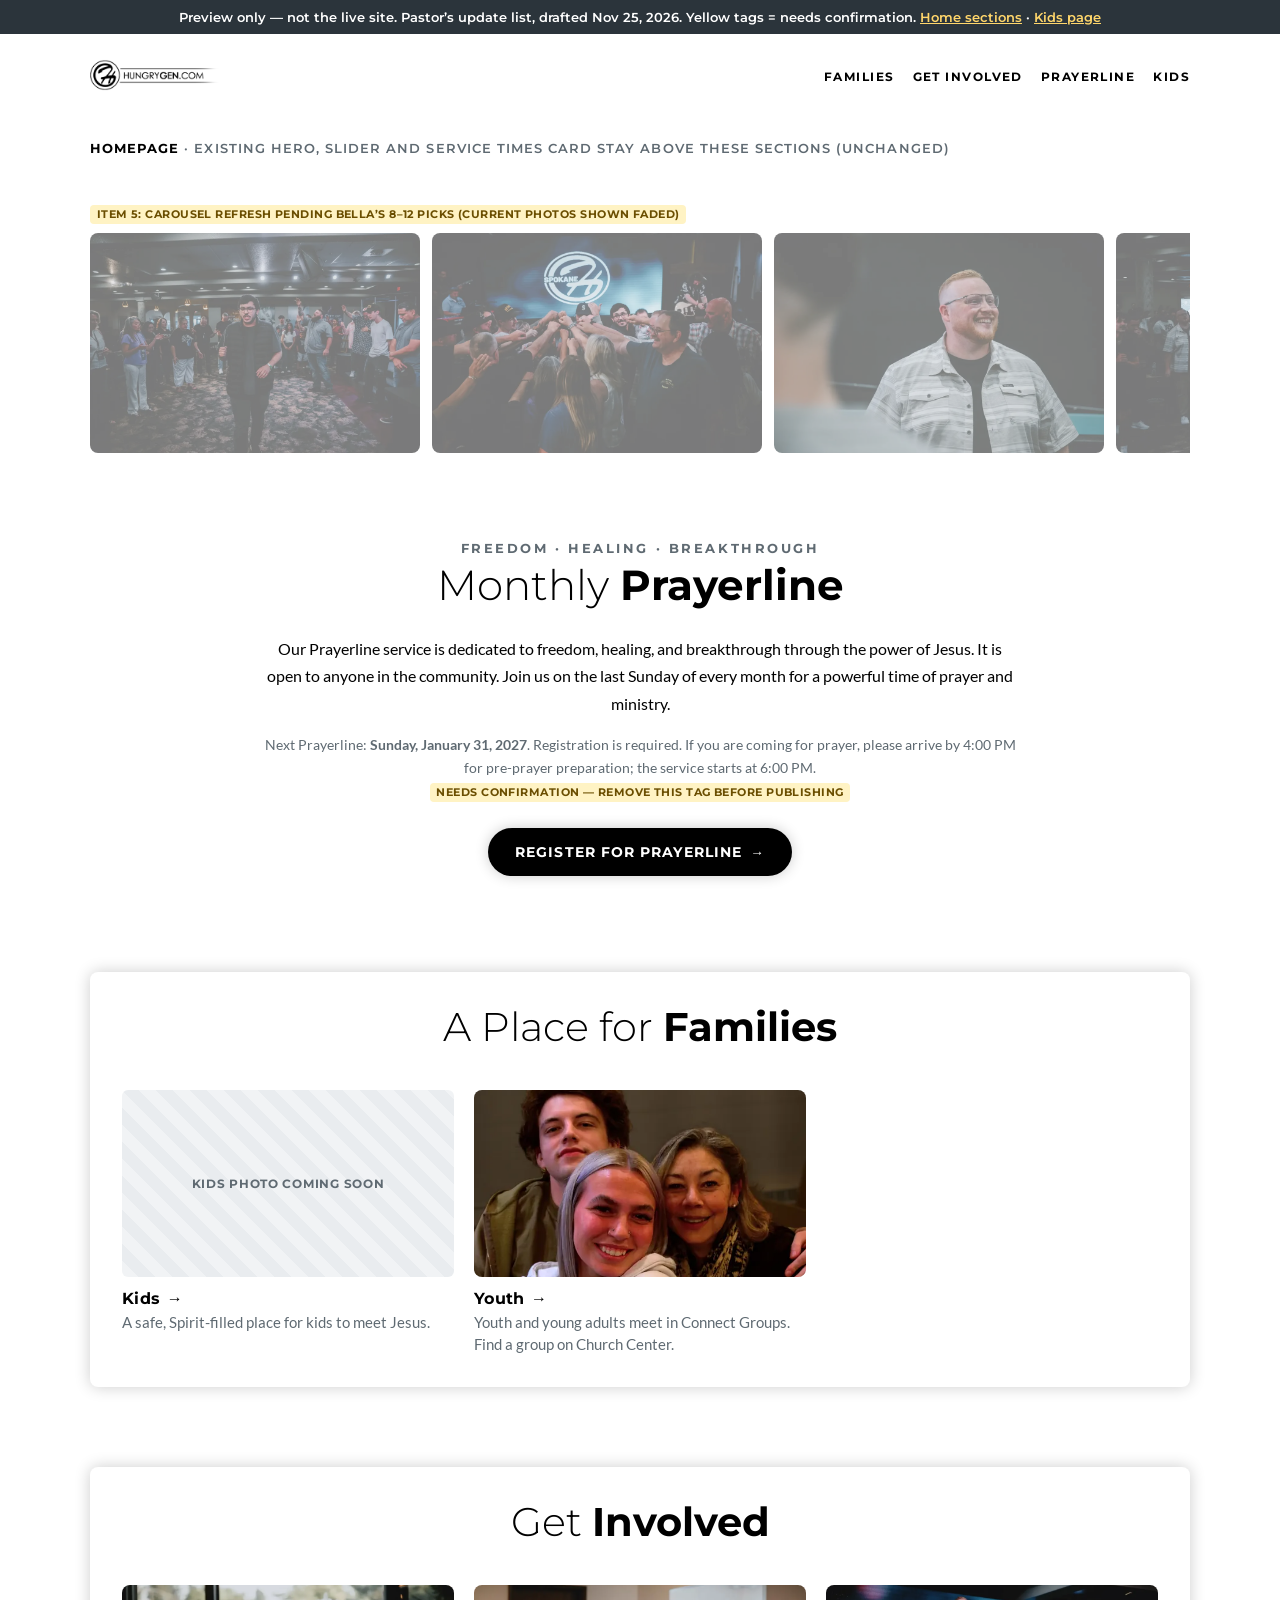
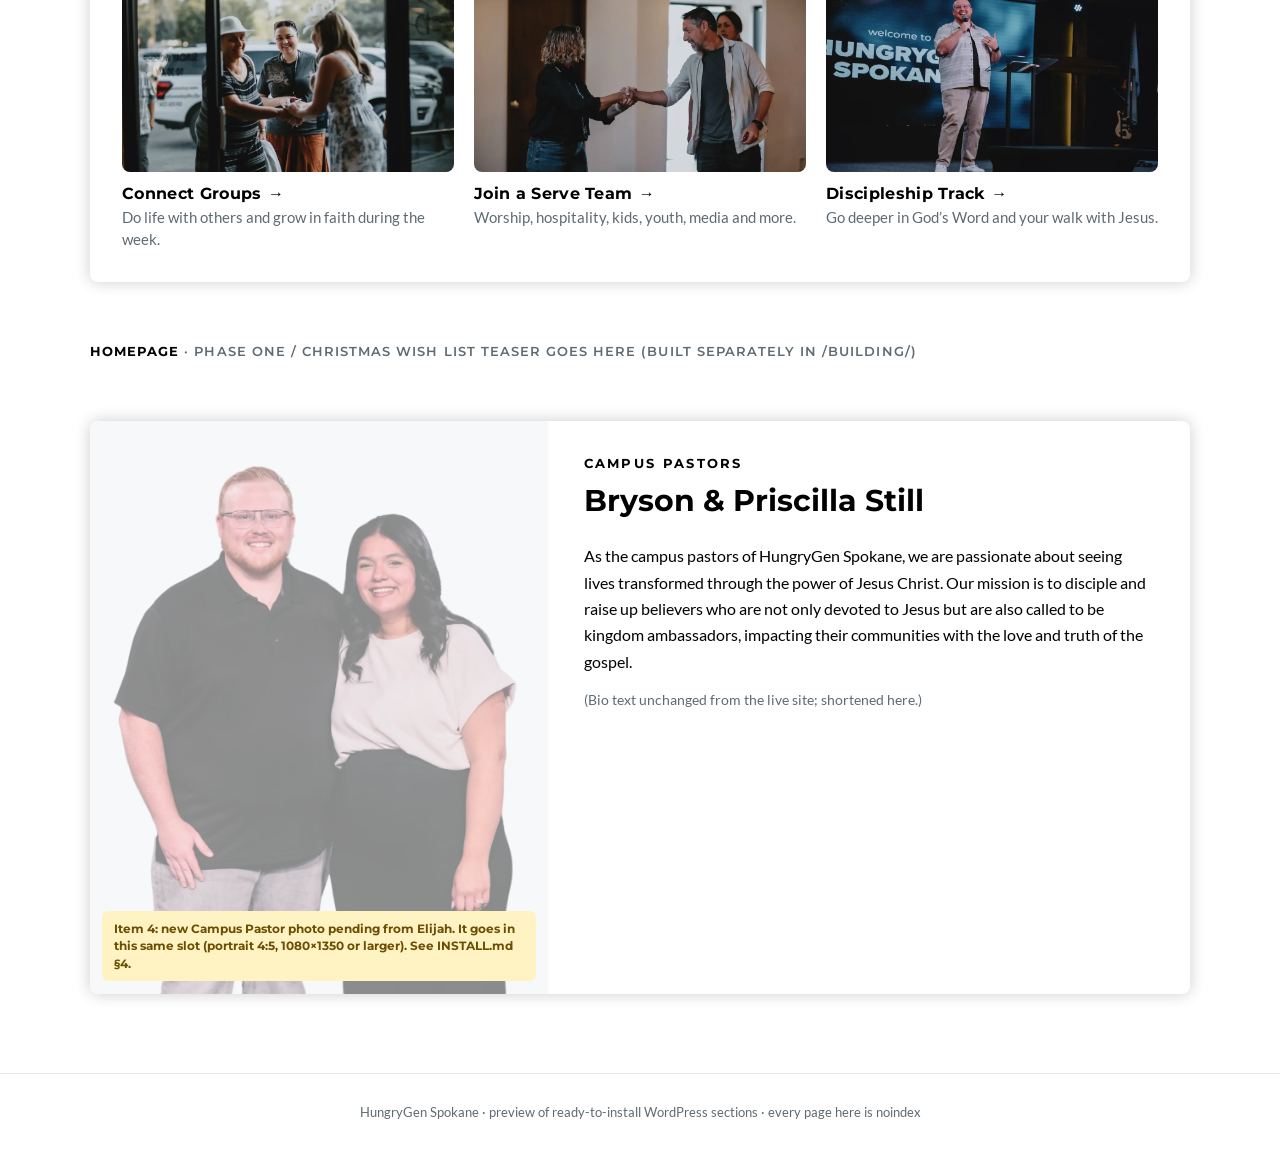
<file: pastor-updates/index.html>
<!DOCTYPE html>
<html lang="en">
<head>
<meta charset="utf-8">
<meta name="viewport" content="width=device-width, initial-scale=1">
<meta name="robots" content="noindex, nofollow">
<title>Pastor update list — homepage sections (preview) | HungryGen Spokane</title>
<link rel="stylesheet" href="../css/fonts.css">
<style>
html,body{margin:0;padding:0;background:#fff}
body{font-family:"Lato",Helvetica,Arial,sans-serif;color:#000}
.pv-bar{position:sticky;top:0;z-index:50;background:#2b343b;color:#fff;font:600 13px/1.4 "Montserrat",sans-serif;padding:8px 14px;text-align:center}
.pv-bar a{color:#ffd66b}
.pv-hdr{display:flex;align-items:center;justify-content:space-between;max-width:1100px;margin:0 auto;padding:22px 20px}
.pv-hdr img{height:38px;width:auto}
.pv-hdr nav{display:flex;gap:18px;font:700 12px/1 "Montserrat",sans-serif;letter-spacing:.12em;text-transform:uppercase}
.pv-hdr nav a{color:#000;text-decoration:none}
.pv-note{max-width:1100px;margin:1.5em auto;padding:0 20px;font:600 13px/1.5 "Montserrat",sans-serif;color:#5f6a72;text-transform:uppercase;letter-spacing:.08em}
.pv-note b{color:#000}
.pv-ftr{margin-top:3em;border-top:1px solid #e5e7eb;padding:28px 20px 40px;text-align:center;font:400 13px/1.6 "Lato",sans-serif;color:#5f6a72}
@media (max-width:640px){.pv-hdr nav{display:none}}
</style>
</head>
<body>
<div class="pv-bar">Preview only &mdash; not the live site. Pastor&rsquo;s update list, drafted Nov 25, 2026. Yellow tags = needs confirmation. <a href="">Home sections</a> &middot; <a href="kids/">Kids page</a></div>
<header class="pv-hdr"><a href=""><img src="../assets/img/logo-hungrygen-header.webp" alt="HungryGen"></a>
<nav aria-label="Preview"><a href="#families">Families</a><a href="#get-involved">Get Involved</a><a href="#prayerline">Prayerline</a><a href="kids/">Kids</a></nav></header>
<p class="pv-note"><b>Homepage</b> &middot; existing hero, slider and Service Times card stay above these sections (unchanged)</p><section class="hgs-pu-carousel" aria-label="Photo carousel (refresh pending)"><span class="hgs-pu-carousel__tag">Item 5: carousel refresh pending Bella&rsquo;s 8&ndash;12 picks (current photos shown faded)</span><div class="hgs-pu-carousel__strip"><img src="../assets/img/slider/hg-spokane-00003.webp" alt="" loading="lazy"><img src="../assets/img/slider/hg-spokane-00004.webp" alt="" loading="lazy"><img src="../assets/img/slider/hg-spokane-00008.webp" alt="" loading="lazy"><img src="../assets/img/slider/hg-spokane-00010.webp" alt="" loading="lazy"><img src="../assets/img/slider/hg-spokane-00011.webp" alt="" loading="lazy"><img src="../assets/img/slider/hg-spokane-00012.webp" alt="" loading="lazy"><img src="../assets/img/slider/hg-spokane-00041.webp" alt="" loading="lazy"><img src="../assets/img/slider/hg-spokane-00042.webp" alt="" loading="lazy"><img src="../assets/img/slider/hg-spokane-00043.webp" alt="" loading="lazy"></div></section>
<style>
.hgs-pu-prayer{--hgs-ink:#000;--hgs-muted:#5f6a72;box-sizing:border-box;width:100%;padding:3.5em 1.25em;background:#fff;text-align:center;font-family:"Lato",Helvetica,Arial,sans-serif;color:var(--hgs-ink)}
.hgs-pu-prayer *,.hgs-pu-prayer *::before,.hgs-pu-prayer *::after{box-sizing:border-box}
.hgs-pu-prayer__inner{max-width:760px;margin:0 auto}
.hgs-pu-prayer__eyebrow{margin:0 0 .5em;font-family:"Montserrat",sans-serif;font-size:.8rem;font-weight:700;letter-spacing:.2em;text-transform:uppercase;color:var(--hgs-muted)}
.hgs-pu-prayer__title{margin:0 0 .6em;font-family:"Montserrat",sans-serif;font-size:clamp(1.9rem,4.5vw,2.6rem);font-weight:300;line-height:1.15;text-transform:none;letter-spacing:0}
.hgs-pu-prayer__title strong{font-weight:700}
.hgs-pu-prayer__text{margin:0 auto 1em;font-size:1rem;line-height:1.7}
.hgs-pu-prayer__note{margin:0 auto 1.6em;font-size:.9rem;line-height:1.6;color:var(--hgs-muted)}
.hgs-pu-prayer__btn{display:inline-flex;align-items:center;justify-content:center;gap:.6em;min-height:48px;padding:.85em 2em;border-radius:100em;background:#000;color:#fff !important;font-family:"Montserrat",sans-serif;font-size:.85rem;font-weight:700;letter-spacing:.08em;text-transform:uppercase;text-decoration:none !important;box-shadow:0 0 1em 0 rgba(0,0,0,.2);transition:transform .15s ease,background .15s ease}
.hgs-pu-prayer__btn:hover,.hgs-pu-prayer__btn:focus-visible{background:#2b343b;transform:translateY(-1px)}
.hgs-pu-prayer__btn:focus-visible{outline:3px solid #4d8fd6;outline-offset:3px}
.hgs-pu-nc{display:inline-block;margin:.25em 0;padding:.15em .6em;border-radius:4px;background:#fff3c4;color:#6b4e00;font:700 .7rem/1.4 "Montserrat",sans-serif;letter-spacing:.04em;text-transform:uppercase}
</style>
<section class="hgs-pu-prayer" id="prayerline" aria-labelledby="hgs-pu-prayer-title">
  <div class="hgs-pu-prayer__inner">
    <p class="hgs-pu-prayer__eyebrow">Freedom &middot; Healing &middot; Breakthrough</p>
    <h2 class="hgs-pu-prayer__title" id="hgs-pu-prayer-title">Monthly <strong>Prayerline</strong></h2>
    <p class="hgs-pu-prayer__text">Our Prayerline service is dedicated to freedom, healing, and breakthrough through the power of Jesus. It is open to anyone in the community. Join us on the last Sunday of every month for a powerful time of prayer and ministry.</p>
    
    <p class="hgs-pu-prayer__note">Next Prayerline: <strong>Sunday, January 31, 2027</strong>. Registration is required. If you are coming for prayer, please arrive by 4:00&nbsp;PM for pre-prayer preparation; the service starts at 6:00&nbsp;PM.<br><span class="hgs-pu-nc">Needs confirmation &mdash; remove this tag before publishing</span></p>
    <a class="hgs-pu-prayer__btn" href="https://hungrygenspokane.churchcenter.com/registrations/events/3909543" target="_blank" rel="noopener">Register for Prayerline <span aria-hidden="true">&rarr;</span><span class="screen-reader-text" style="position:absolute;width:1px;height:1px;overflow:hidden;clip:rect(0 0 0 0)"> (opens in a new tab)</span></a>
  </div>
</section>

<style>
.hgs-pu-cards{box-sizing:border-box;width:100%;padding:2.5em 1.25em;font-family:"Lato",Helvetica,Arial,sans-serif;color:#000}
.hgs-pu-cards *,.hgs-pu-cards *::before,.hgs-pu-cards *::after{box-sizing:border-box}
.hgs-pu-cards__card{max-width:1100px;margin:0 auto;padding:clamp(1.25em,3vw,2em);background:#fff;border-radius:8px;box-shadow:0 0 1em 0 rgba(0,0,0,.2)}
.hgs-pu-cards__title{margin:0 0 1em;text-align:center;font-family:"Montserrat",sans-serif;font-size:clamp(1.8rem,4vw,2.5rem);font-weight:300;line-height:1.15;letter-spacing:0;text-transform:none}
.hgs-pu-cards__title strong{font-weight:700}
.hgs-pu-cards__grid{display:grid;grid-template-columns:repeat(3,minmax(0,1fr));gap:1.25em;margin:0;padding:0;list-style:none}
@media (max-width:820px){.hgs-pu-cards__grid{grid-template-columns:repeat(2,minmax(0,1fr))}}
@media (max-width:540px){.hgs-pu-cards__grid{grid-template-columns:1fr}}
.hgs-pu-cards__item{margin:0;padding:0}
.hgs-pu-cards__link{display:block;color:#000 !important;text-decoration:none !important;border-radius:8px}
.hgs-pu-cards__link:focus-visible{outline:3px solid #4d8fd6;outline-offset:4px}
.hgs-pu-cards__img{display:block;width:100%;height:auto;max-width:none;aspect-ratio:16/9;object-fit:cover;border-radius:.5em;background:#e9ecef;transition:transform .2s ease,box-shadow .2s ease}
.hgs-pu-cards__ph{display:flex;align-items:center;justify-content:center;width:100%;aspect-ratio:16/9;border-radius:.5em;background:repeating-linear-gradient(45deg,#f1f3f5 0 12px,#e9ecef 12px 24px);color:#5f6a72;font:700 .75rem/1.3 "Montserrat",sans-serif;text-transform:uppercase;letter-spacing:.06em;text-align:center;padding:1em}
.hgs-pu-cards__link:hover .hgs-pu-cards__img{transform:translateY(-2px);box-shadow:0 .5rem 1.5rem rgba(0,0,0,.18)}
.hgs-pu-cards__label{display:flex;align-items:center;gap:.4em;margin:.75em 0 .2em;font-family:"Montserrat",sans-serif;font-size:1rem;font-weight:700;letter-spacing:.02em}
.hgs-pu-cards__label span[aria-hidden]{transition:transform .2s ease}
.hgs-pu-cards__link:hover .hgs-pu-cards__label span[aria-hidden]{transform:translateX(4px)}
.hgs-pu-cards__desc{margin:0;font-size:.92rem;line-height:1.5;color:#5f6a72}
.hgs-pu-cards__sub{display:flex;flex-wrap:wrap;gap:.4em 1em;margin:.45em 0 0;padding:0;list-style:none;font-size:.9rem}
.hgs-pu-cards__sub a{color:#000 !important;font-weight:700;text-decoration:underline !important;text-underline-offset:3px}
.hgs-pu-sr{position:absolute !important;width:1px;height:1px;overflow:hidden;clip:rect(0 0 0 0);white-space:nowrap}
.hgs-pu-nc{display:inline-block;margin:.25em 0;padding:.15em .6em;border-radius:4px;background:#fff3c4;color:#6b4e00;font:700 .7rem/1.4 "Montserrat",sans-serif;letter-spacing:.04em;text-transform:uppercase}
</style>
<section class="hgs-pu-cards" id="families" aria-labelledby="hgs-pu-families-title">
  <div class="hgs-pu-cards__card">
    <h2 class="hgs-pu-cards__title" id="hgs-pu-families-title">A Place for <strong>Families</strong></h2>
    <ul class="hgs-pu-cards__grid">
      <li class="hgs-pu-cards__item">
        <a class="hgs-pu-cards__link" href="kids/">
          
          <div class="hgs-pu-cards__ph" role="img" aria-label="Kids ministry photo coming soon">Kids photo coming soon</div>
          <span class="hgs-pu-cards__label">Kids <span aria-hidden="true">&rarr;</span></span>
          <p class="hgs-pu-cards__desc">A safe, Spirit-filled place for kids to meet Jesus.</p>
        </a>
      </li>
      <li class="hgs-pu-cards__item">
        <a class="hgs-pu-cards__link" href="https://hungrygenspokane.churchcenter.com/groups/join-a-connect-group" target="_blank" rel="noopener">
          <img class="hgs-pu-cards__img" src="../assets/img/slider/hg-spokane-00036.webp" alt="Young people smiling together at HungryGen Spokane" style="object-position:50% 22%" width="576" height="720" loading="lazy" decoding="async">
          <span class="hgs-pu-cards__label">Youth <span aria-hidden="true">&rarr;</span><span class="hgs-pu-sr"> (opens in a new tab)</span></span>
        </a>
        <p class="hgs-pu-cards__desc">Youth and young adults meet in Connect Groups. Find a group on Church Center.</p>
      </li>
    </ul>
  </div>
</section>

<style>
.hgs-pu-cards{box-sizing:border-box;width:100%;padding:2.5em 1.25em;font-family:"Lato",Helvetica,Arial,sans-serif;color:#000}
.hgs-pu-cards *,.hgs-pu-cards *::before,.hgs-pu-cards *::after{box-sizing:border-box}
.hgs-pu-cards__card{max-width:1100px;margin:0 auto;padding:clamp(1.25em,3vw,2em);background:#fff;border-radius:8px;box-shadow:0 0 1em 0 rgba(0,0,0,.2)}
.hgs-pu-cards__title{margin:0 0 1em;text-align:center;font-family:"Montserrat",sans-serif;font-size:clamp(1.8rem,4vw,2.5rem);font-weight:300;line-height:1.15;letter-spacing:0;text-transform:none}
.hgs-pu-cards__title strong{font-weight:700}
.hgs-pu-cards__grid{display:grid;grid-template-columns:repeat(3,minmax(0,1fr));gap:1.25em;margin:0;padding:0;list-style:none}
@media (max-width:820px){.hgs-pu-cards__grid{grid-template-columns:repeat(2,minmax(0,1fr))}}
@media (max-width:540px){.hgs-pu-cards__grid{grid-template-columns:1fr}}
.hgs-pu-cards__item{margin:0;padding:0}
.hgs-pu-cards__link{display:block;color:#000 !important;text-decoration:none !important;border-radius:8px}
.hgs-pu-cards__link:focus-visible{outline:3px solid #4d8fd6;outline-offset:4px}
.hgs-pu-cards__img{display:block;width:100%;height:auto;max-width:none;aspect-ratio:16/9;object-fit:cover;border-radius:.5em;background:#e9ecef;transition:transform .2s ease,box-shadow .2s ease}
.hgs-pu-cards__ph{display:flex;align-items:center;justify-content:center;width:100%;aspect-ratio:16/9;border-radius:.5em;background:repeating-linear-gradient(45deg,#f1f3f5 0 12px,#e9ecef 12px 24px);color:#5f6a72;font:700 .75rem/1.3 "Montserrat",sans-serif;text-transform:uppercase;letter-spacing:.06em;text-align:center;padding:1em}
.hgs-pu-cards__link:hover .hgs-pu-cards__img{transform:translateY(-2px);box-shadow:0 .5rem 1.5rem rgba(0,0,0,.18)}
.hgs-pu-cards__label{display:flex;align-items:center;gap:.4em;margin:.75em 0 .2em;font-family:"Montserrat",sans-serif;font-size:1rem;font-weight:700;letter-spacing:.02em}
.hgs-pu-cards__label span[aria-hidden]{transition:transform .2s ease}
.hgs-pu-cards__link:hover .hgs-pu-cards__label span[aria-hidden]{transform:translateX(4px)}
.hgs-pu-cards__desc{margin:0;font-size:.92rem;line-height:1.5;color:#5f6a72}
.hgs-pu-cards__sub{display:flex;flex-wrap:wrap;gap:.4em 1em;margin:.45em 0 0;padding:0;list-style:none;font-size:.9rem}
.hgs-pu-cards__sub a{color:#000 !important;font-weight:700;text-decoration:underline !important;text-underline-offset:3px}
.hgs-pu-sr{position:absolute !important;width:1px;height:1px;overflow:hidden;clip:rect(0 0 0 0);white-space:nowrap}
.hgs-pu-nc{display:inline-block;margin:.25em 0;padding:.15em .6em;border-radius:4px;background:#fff3c4;color:#6b4e00;font:700 .7rem/1.4 "Montserrat",sans-serif;letter-spacing:.04em;text-transform:uppercase}
</style>
<section class="hgs-pu-cards" id="get-involved" aria-labelledby="hgs-pu-involved-title">
  <div class="hgs-pu-cards__card">
    <h2 class="hgs-pu-cards__title" id="hgs-pu-involved-title">Get <strong>Involved</strong></h2>
    <ul class="hgs-pu-cards__grid">
      <li class="hgs-pu-cards__item">
        <a class="hgs-pu-cards__link" href="https://hungrygenspokane.churchcenter.com/groups/join-a-connect-group" target="_blank" rel="noopener">
          <img class="hgs-pu-cards__img" src="../assets/img/slider/hg-spokane-00043.webp" alt="People talking and laughing together outside after church" width="1080" height="720" loading="lazy" decoding="async">
          <span class="hgs-pu-cards__label">Connect Groups <span aria-hidden="true">&rarr;</span><span class="hgs-pu-sr"> (opens in a new tab)</span></span>
          <p class="hgs-pu-cards__desc">Do life with others and grow in faith during the week.</p>
        </a>
      </li>
      <li class="hgs-pu-cards__item">
        <a class="hgs-pu-cards__link" href="https://hungrygenspokane.churchcenter.com/groups/sign-up-to-serve" target="_blank" rel="noopener">
          <img class="hgs-pu-cards__img" src="../assets/img/slider/hg-spokane-00041.webp" alt="A team member welcoming someone with a handshake" width="1080" height="720" loading="lazy" decoding="async">
          <span class="hgs-pu-cards__label">Join a Serve Team <span aria-hidden="true">&rarr;</span><span class="hgs-pu-sr"> (opens in a new tab)</span></span>
          <p class="hgs-pu-cards__desc">Worship, hospitality, kids, youth, media and more.</p>
        </a>
      </li>
      <li class="hgs-pu-cards__item">
        <a class="hgs-pu-cards__link" href="https://hungrygenspokane.churchcenter.com/groups/discipleship-path" target="_blank" rel="noopener">
          <img class="hgs-pu-cards__img" src="../assets/img/slider/hg-spokane-00011.webp" alt="Pastor preaching on stage at HungryGen Spokane" width="1080" height="720" loading="lazy" decoding="async">
          <span class="hgs-pu-cards__label">Discipleship Track <span aria-hidden="true">&rarr;</span><span class="hgs-pu-sr"> (opens in a new tab)</span></span>
          <p class="hgs-pu-cards__desc">Go deeper in God&rsquo;s Word and your walk with Jesus.</p>
        </a>
      </li>
    </ul>
  </div>
</section>
<p class="pv-note"><b>Homepage</b> &middot; Phase One / Christmas wish list teaser goes here (built separately in /building/)</p>
<style>
.hgs-pu-pastor{box-sizing:border-box;padding:2.5em 1.25em}
.hgs-pu-pastor__card{display:grid;grid-template-columns:minmax(0,5fr) minmax(0,7fr);max-width:1100px;margin:0 auto;background:#fff;border-radius:8px;box-shadow:0 0 1em 0 rgba(0,0,0,.2);overflow:hidden}
.hgs-pu-pastor__img{position:relative;background:#f1f3f5}
.hgs-pu-pastor__img img{display:block;width:100%;height:100%;object-fit:cover;object-position:center top;opacity:.45}
.hgs-pu-pastor__img .hgs-pu-pastor__swap{position:absolute;inset:auto 1em 1em 1em;background:#fff3c4;color:#6b4e00;border-radius:6px;padding:.7em .9em;font:700 .78rem/1.4 "Montserrat",sans-serif}
.hgs-pu-pastor__body{padding:2em 2.2em}
.hgs-pu-pastor__eyebrow{margin:0 0 .4em;font:700 .8rem/1 "Montserrat",sans-serif;letter-spacing:.18em;text-transform:uppercase}
.hgs-pu-pastor__name{margin:0 0 .8em;font:700 1.9rem/1.15 "Montserrat",sans-serif}
.hgs-pu-pastor__body p{line-height:1.65;margin:0 0 .8em}
@media (max-width:760px){.hgs-pu-pastor__card{grid-template-columns:1fr}.hgs-pu-pastor__img img{aspect-ratio:4/5}.hgs-pu-pastor__body{padding:1.5em}}
.hgs-pu-carousel{max-width:1100px;margin:0 auto;padding:1.5em 1.25em}
.hgs-pu-carousel__strip{display:flex;gap:12px;overflow-x:auto;scroll-snap-type:x mandatory;padding-bottom:8px}
.hgs-pu-carousel__strip img{flex:0 0 auto;height:220px;width:auto;border-radius:8px;scroll-snap-align:center;opacity:.55}
.hgs-pu-carousel__tag{display:inline-block;margin:0 0 .8em;padding:.15em .6em;border-radius:4px;background:#fff3c4;color:#6b4e00;font:700 .7rem/1.4 "Montserrat",sans-serif;letter-spacing:.04em;text-transform:uppercase}
</style>
<section class="hgs-pu-pastor" id="campus-pastors" aria-label="Campus Pastors (photo swap pending)">
  <div class="hgs-pu-pastor__card">
    <div class="hgs-pu-pastor__img"><img src="../assets/img/pastors-bryson-priscilla.webp" alt="Current Campus Pastors photo (to be replaced)" width="1080" height="1350"><div class="hgs-pu-pastor__swap">Item 4: new Campus Pastor photo pending from Elijah. It goes in this same slot (portrait 4:5, 1080&times;1350 or larger). See INSTALL.md &sect;4.</div></div>
    <div class="hgs-pu-pastor__body">
      <p class="hgs-pu-pastor__eyebrow">Campus Pastors</p>
      <h2 class="hgs-pu-pastor__name">Bryson &amp; Priscilla Still</h2>
      <p>As the campus pastors of HungryGen Spokane, we are passionate about seeing lives transformed through the power of Jesus Christ. Our mission is to disciple and raise up believers who are not only devoted to Jesus but are also called to be kingdom ambassadors, impacting their communities with the love and truth of the gospel.</p>
      <p style="color:#5f6a72;font-size:.9rem">(Bio text unchanged from the live site; shortened here.)</p>
    </div>
  </div>
</section>
<footer class="pv-ftr">HungryGen Spokane &middot; preview of ready-to-install WordPress sections &middot; every page here is noindex</footer>
</body></html>
</file>
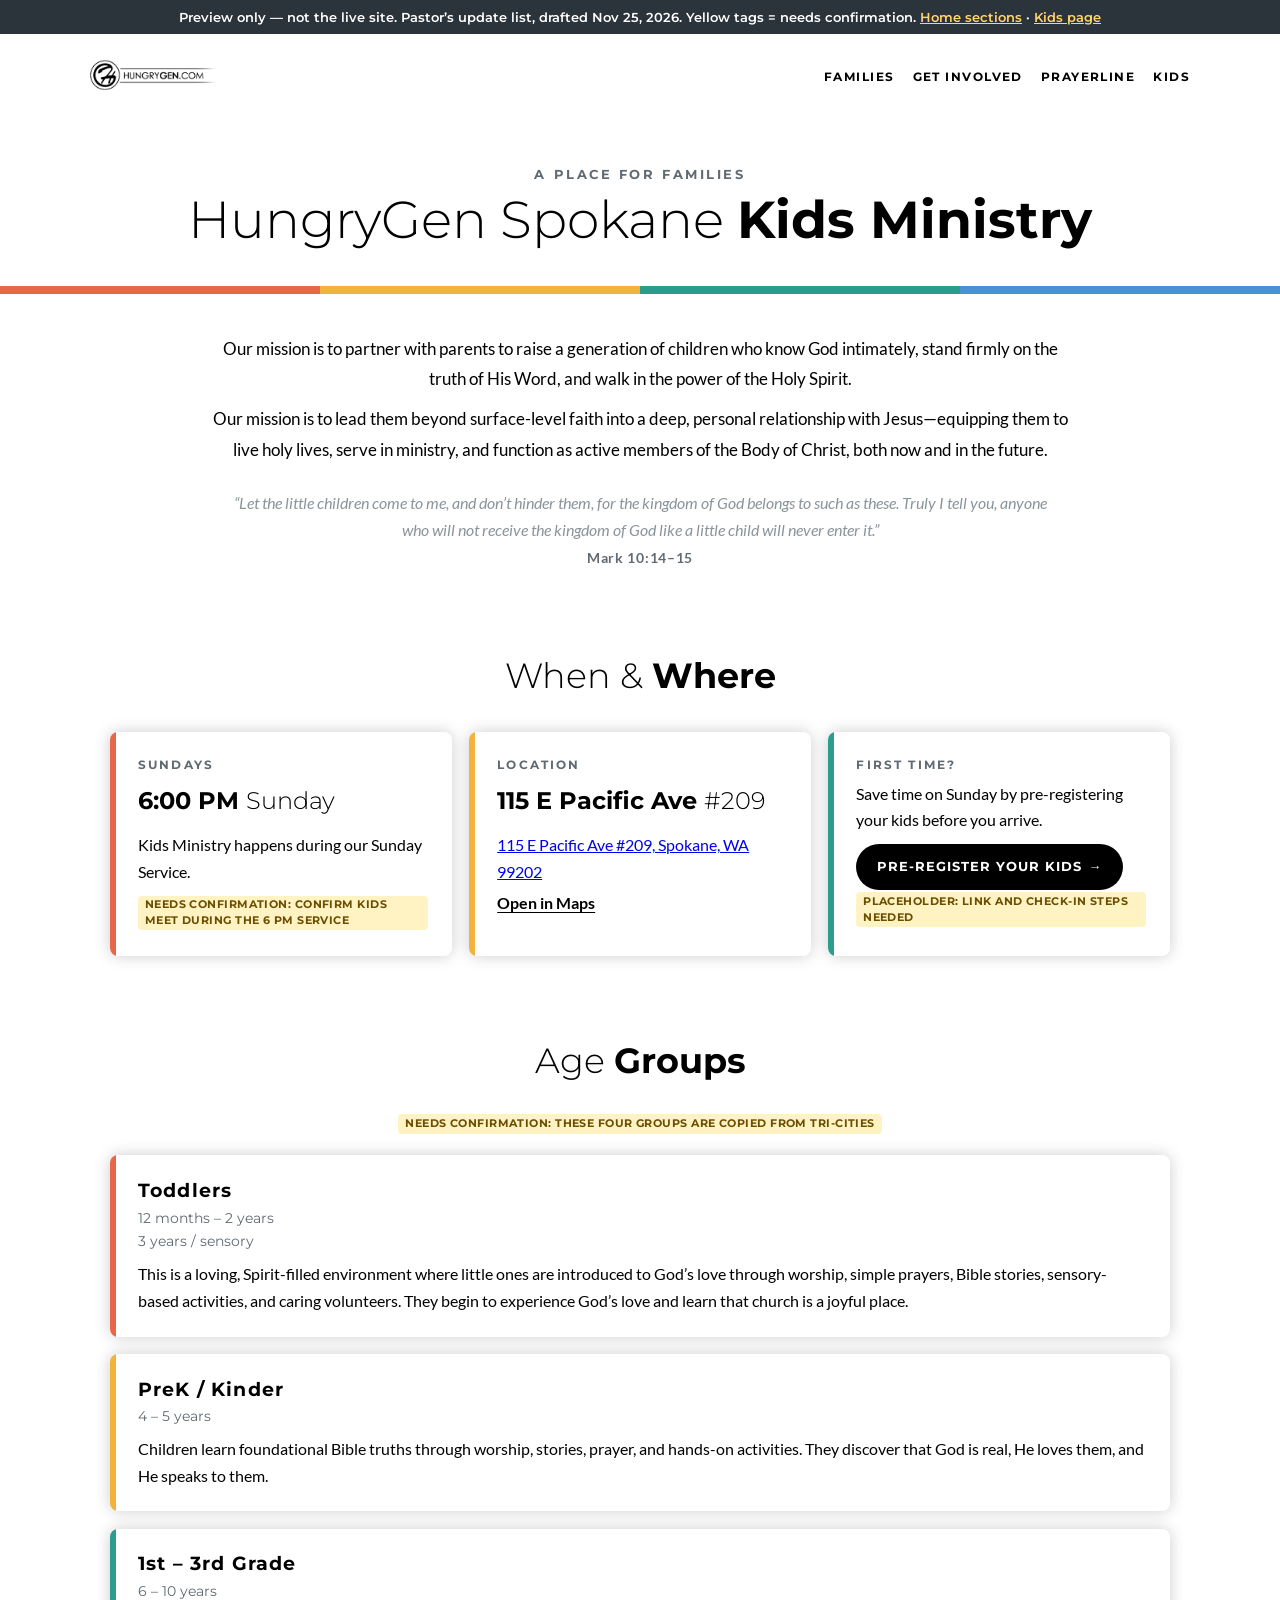
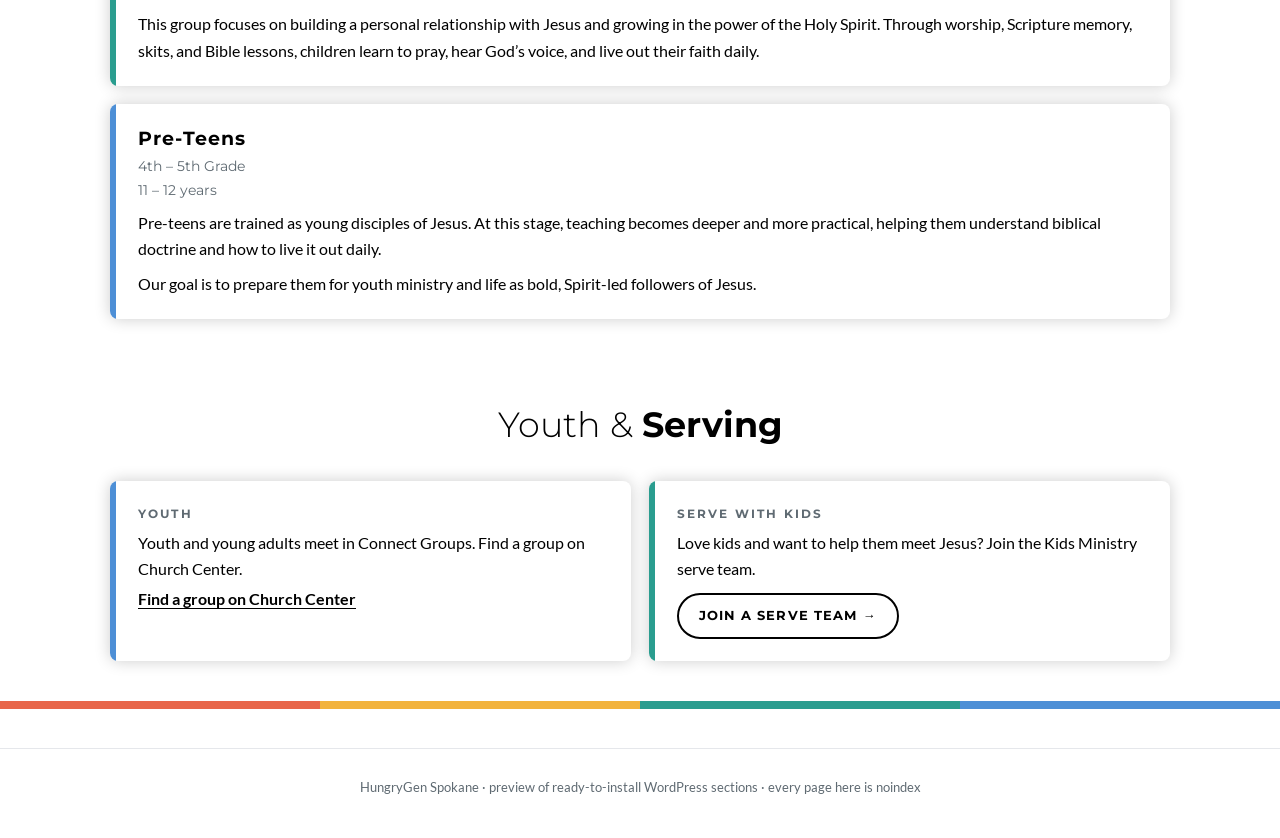
<file: pastor-updates/kids/index.html>
<!DOCTYPE html>
<html lang="en">
<head>
<meta charset="utf-8">
<meta name="viewport" content="width=device-width, initial-scale=1">
<meta name="robots" content="noindex, nofollow">
<title>Kids Ministry (preview) | HungryGen Spokane</title>
<link rel="stylesheet" href="../../css/fonts.css">
<style>
html,body{margin:0;padding:0;background:#fff}
body{font-family:"Lato",Helvetica,Arial,sans-serif;color:#000}
.pv-bar{position:sticky;top:0;z-index:50;background:#2b343b;color:#fff;font:600 13px/1.4 "Montserrat",sans-serif;padding:8px 14px;text-align:center}
.pv-bar a{color:#ffd66b}
.pv-hdr{display:flex;align-items:center;justify-content:space-between;max-width:1100px;margin:0 auto;padding:22px 20px}
.pv-hdr img{height:38px;width:auto}
.pv-hdr nav{display:flex;gap:18px;font:700 12px/1 "Montserrat",sans-serif;letter-spacing:.12em;text-transform:uppercase}
.pv-hdr nav a{color:#000;text-decoration:none}
.pv-note{max-width:1100px;margin:1.5em auto;padding:0 20px;font:600 13px/1.5 "Montserrat",sans-serif;color:#5f6a72;text-transform:uppercase;letter-spacing:.08em}
.pv-note b{color:#000}
.pv-ftr{margin-top:3em;border-top:1px solid #e5e7eb;padding:28px 20px 40px;text-align:center;font:400 13px/1.6 "Lato",sans-serif;color:#5f6a72}
@media (max-width:640px){.pv-hdr nav{display:none}}
</style>
</head>
<body>
<div class="pv-bar">Preview only &mdash; not the live site. Pastor&rsquo;s update list, drafted Nov 25, 2026. Yellow tags = needs confirmation. <a href="../">Home sections</a> &middot; <a href="../kids/">Kids page</a></div>
<header class="pv-hdr"><a href="../"><img src="../../assets/img/logo-hungrygen-header.webp" alt="HungryGen"></a>
<nav aria-label="Preview"><a href="../#families">Families</a><a href="../#get-involved">Get Involved</a><a href="../#prayerline">Prayerline</a><a href="../kids/">Kids</a></nav></header>

<style>
.hgs-pu-kids{--k-red:#e8664a;--k-yel:#f2b33d;--k-teal:#2a9d8f;--k-blue:#4d8fd6;--k-muted:#5f6a72;box-sizing:border-box;width:100%;font-family:"Lato",Helvetica,Arial,sans-serif;color:#000;background:#fff}
.hgs-pu-kids *,.hgs-pu-kids *::before,.hgs-pu-kids *::after{box-sizing:border-box}
.hgs-pu-kids__hero{padding:3em 1.25em 2.25em;text-align:center}
.hgs-pu-kids__eyebrow{margin:0 0 .6em;font-family:"Montserrat",sans-serif;font-size:.8rem;font-weight:700;letter-spacing:.2em;text-transform:uppercase;color:var(--k-muted)}
.hgs-pu-kids__h1{margin:0;font-family:"Montserrat",sans-serif;font-size:clamp(2rem,5.5vw,3.25rem);font-weight:300;line-height:1.15;letter-spacing:0;text-transform:none}
.hgs-pu-kids__h1 strong{font-weight:700}
.hgs-pu-kids__stripe{display:grid;grid-template-columns:repeat(4,1fr);height:8px}
.hgs-pu-kids__stripe span:nth-child(1){background:var(--k-red)}.hgs-pu-kids__stripe span:nth-child(2){background:var(--k-yel)}.hgs-pu-kids__stripe span:nth-child(3){background:var(--k-teal)}.hgs-pu-kids__stripe span:nth-child(4){background:var(--k-blue)}
.hgs-pu-kids__wrap{max-width:1100px;margin:0 auto;padding:2.5em 1.25em}
.hgs-pu-kids__mission{max-width:860px;margin:0 auto;text-align:center;font-size:1.08rem;line-height:1.75}
.hgs-pu-kids__mission p{margin:0 0 .6em}
.hgs-pu-kids__verse{max-width:820px;margin:1.6em auto 0;padding:0;border:0;text-align:center;font-style:italic;font-size:.98rem;line-height:1.7;color:#8a949b}
.hgs-pu-kids__verse cite{display:block;margin-top:.3em;font-style:normal;font-weight:700;font-size:.85rem;letter-spacing:.05em;color:#5f6a72}
.hgs-pu-kids__h2{margin:2.4em 0 1em;text-align:center;font-family:"Montserrat",sans-serif;font-size:clamp(1.6rem,3.6vw,2.2rem);font-weight:300;line-height:1.2;text-transform:none;letter-spacing:0}
.hgs-pu-kids__h2 strong{font-weight:700}
.hgs-pu-kids__card{position:relative;margin:0 0 1.1em;padding:1.4em 1.5em 1.4em 1.75em;background:#fff;border-radius:8px;box-shadow:0 0 1em 0 rgba(0,0,0,.2);overflow:hidden}
.hgs-pu-kids__card::before{content:"";position:absolute;left:0;top:0;bottom:0;width:6px;background:var(--accent,var(--k-blue))}
.hgs-pu-kids__card h3{margin:0 0 .25em;font-family:"Montserrat",sans-serif;font-size:1.2rem;font-weight:700;letter-spacing:.06em;text-transform:none}
.hgs-pu-kids__ages{margin:0 0 .7em;font-family:"Montserrat",sans-serif;font-size:.9rem;line-height:1.6;color:var(--k-muted)}
.hgs-pu-kids__card p{margin:0 0 .5em;line-height:1.65}
.hgs-pu-kids__card p:last-child{margin-bottom:0}
.hgs-pu-kids__info{display:grid;grid-template-columns:repeat(auto-fit,minmax(240px,1fr));gap:1.1em}
.hgs-pu-kids__info .hgs-pu-kids__card{margin:0}
.hgs-pu-kids__label{margin:0 0 .3em;font-family:"Montserrat",sans-serif;font-size:.75rem;font-weight:700;letter-spacing:.18em;text-transform:uppercase;color:var(--k-muted)}
.hgs-pu-kids__big{margin:0;font-family:"Montserrat",sans-serif;font-size:1.5rem;font-weight:700;line-height:1.2}
.hgs-pu-kids__big span{font-weight:300}
.hgs-pu-kids__btn{display:inline-flex;align-items:center;gap:.5em;min-height:46px;margin-top:.8em;padding:.75em 1.6em;border-radius:100em;background:#000;color:#fff !important;font-family:"Montserrat",sans-serif;font-size:.8rem;font-weight:700;letter-spacing:.08em;text-transform:uppercase;text-decoration:none !important}
.hgs-pu-kids__btn:hover{background:#2b343b}
.hgs-pu-kids__btn--ghost{background:transparent;color:#000 !important;border:2px solid #000}
.hgs-pu-kids__btn--ghost:hover{background:#000;color:#fff !important}
.hgs-pu-kids a:focus-visible{outline:3px solid var(--k-blue);outline-offset:3px}
.hgs-pu-kids__links{margin:.4em 0 0;padding:0;list-style:none;display:flex;flex-wrap:wrap;gap:.5em 1.2em}
.hgs-pu-kids__links a{color:#000 !important;font-weight:700;text-decoration:underline !important;text-underline-offset:3px}
.hgs-pu-sr{position:absolute !important;width:1px;height:1px;overflow:hidden;clip:rect(0 0 0 0);white-space:nowrap}
.hgs-pu-nc{display:inline-block;margin:.25em 0;padding:.15em .6em;border-radius:4px;background:#fff3c4;color:#6b4e00;font:700 .7rem/1.4 "Montserrat",sans-serif;letter-spacing:.04em;text-transform:uppercase;font-style:normal}
@media (max-width:600px){.hgs-pu-kids__card{padding:1.2em 1.1em 1.2em 1.4em}.hgs-pu-kids__mission{font-size:1rem}}
</style>
<div class="hgs-pu-kids">
  <header class="hgs-pu-kids__hero">
    <p class="hgs-pu-kids__eyebrow">A Place for Families</p>
    <h1 class="hgs-pu-kids__h1">HungryGen Spokane <strong>Kids Ministry</strong></h1>
  </header>
  <div class="hgs-pu-kids__stripe" aria-hidden="true"><span></span><span></span><span></span><span></span></div>

  <div class="hgs-pu-kids__wrap">
    <div class="hgs-pu-kids__mission">
      <p>Our mission is to partner with parents to raise a generation of children who know God intimately, stand firmly on the truth of His Word, and walk in the power of the Holy Spirit.</p>
      <p>Our mission is to lead them beyond surface-level faith into a deep, personal relationship with Jesus&mdash;equipping them to live holy lives, serve in ministry, and function as active members of the Body of Christ, both now and in the future.</p>
    </div>
    <blockquote class="hgs-pu-kids__verse">&ldquo;Let the little children come to me, and don&rsquo;t hinder them, for the kingdom of God belongs to such as these. Truly I tell you, anyone who will not receive the kingdom of God like a little child will never enter it.&rdquo;<cite>Mark 10:14&ndash;15</cite></blockquote>

    <h2 class="hgs-pu-kids__h2">When &amp; <strong>Where</strong></h2>
    <div class="hgs-pu-kids__info">
      <div class="hgs-pu-kids__card" style="--accent:var(--k-red)">
        <p class="hgs-pu-kids__label">Sundays</p>
        <p class="hgs-pu-kids__big">6:00 PM <span>Sunday</span></p>
        <p style="margin-top:.6em">Kids Ministry happens during our Sunday Service.</p>
        <span class="hgs-pu-nc">Needs confirmation: confirm kids meet during the 6 PM service</span>
      </div>
      <div class="hgs-pu-kids__card" style="--accent:var(--k-yel)">
        <p class="hgs-pu-kids__label">Location</p>
        <p class="hgs-pu-kids__big">115 E Pacific Ave <span>#209</span></p>
        <p style="margin-top:.6em"><a href="https://maps.apple.com/?q=115+E+Pacific+Ave%2C+%23209%2C+Spokane%2C+WA+99202" target="_blank" rel="noopener noreferrer">115 E Pacific Ave #209, Spokane, WA 99202</a></p>
        <ul class="hgs-pu-kids__links"><li><a href="https://maps.apple.com/?q=115+E+Pacific+Ave%2C+%23209%2C+Spokane%2C+WA+99202" target="_blank" rel="noopener">Open in Maps<span class="hgs-pu-sr"> (opens in a new tab)</span></a></li></ul>
      </div>
      <div class="hgs-pu-kids__card" style="--accent:var(--k-teal)">
        <p class="hgs-pu-kids__label">First time?</p>
        <p style="margin:0">Save time on Sunday by pre-registering your kids before you arrive.</p>
        
        <a class="hgs-pu-kids__btn" href="#" aria-disabled="true" title="Placeholder: link pending">Pre-register your kids <span aria-hidden="true">&rarr;</span></a><br>
        <span class="hgs-pu-nc">Placeholder: link and check-in steps needed</span>
      </div>
    </div>

    <h2 class="hgs-pu-kids__h2">Age <strong>Groups</strong></h2>
    <p style="text-align:center;margin:-.4em 0 1.2em"><span class="hgs-pu-nc">Needs confirmation: these four groups are copied from Tri-Cities</span></p>
    <div class="hgs-pu-kids__card" style="--accent:var(--k-red)">
      <h3>Toddlers</h3>
      <p class="hgs-pu-kids__ages">12 months &ndash; 2 years<br>3 years / sensory</p>
      <p>This is a loving, Spirit-filled environment where little ones are introduced to God&rsquo;s love through worship, simple prayers, Bible stories, sensory-based activities, and caring volunteers. They begin to experience God&rsquo;s love and learn that church is a joyful place.</p>
    </div>
    <div class="hgs-pu-kids__card" style="--accent:var(--k-yel)">
      <h3>PreK / Kinder</h3>
      <p class="hgs-pu-kids__ages">4 &ndash; 5 years</p>
      <p>Children learn foundational Bible truths through worship, stories, prayer, and hands-on activities. They discover that God is real, He loves them, and He speaks to them.</p>
    </div>
    <div class="hgs-pu-kids__card" style="--accent:var(--k-teal)">
      <h3>1st &ndash; 3rd Grade</h3>
      <p class="hgs-pu-kids__ages">6 &ndash; 10 years</p>
      <p>This group focuses on building a personal relationship with Jesus and growing in the power of the Holy Spirit. Through worship, Scripture memory, skits, and Bible lessons, children learn to pray, hear God&rsquo;s voice, and live out their faith daily.</p>
    </div>
    <div class="hgs-pu-kids__card" style="--accent:var(--k-blue)">
      <h3>Pre-Teens</h3>
      <p class="hgs-pu-kids__ages">4th &ndash; 5th Grade<br>11 &ndash; 12 years</p>
      <p>Pre-teens are trained as young disciples of Jesus. At this stage, teaching becomes deeper and more practical, helping them understand biblical doctrine and how to live it out daily.</p>
      <p>Our goal is to prepare them for youth ministry and life as bold, Spirit-led followers of Jesus.</p>
    </div>

    <h2 class="hgs-pu-kids__h2" id="youth">Youth &amp; <strong>Serving</strong></h2>
    <div class="hgs-pu-kids__info">
      <div class="hgs-pu-kids__card" style="--accent:var(--k-blue)">
        <p class="hgs-pu-kids__label">Youth</p>
        <p style="margin:0">Youth and young adults meet in Connect Groups. Find a group on Church Center.</p>
        <ul class="hgs-pu-kids__links">
          <li><a href="https://hungrygenspokane.churchcenter.com/groups/join-a-connect-group" target="_blank" rel="noopener">Find a group on Church Center<span class="hgs-pu-sr"> (opens in a new tab)</span></a></li>
        </ul>
      </div>
      <div class="hgs-pu-kids__card" style="--accent:var(--k-teal)">
        <p class="hgs-pu-kids__label">Serve with kids</p>
        <p style="margin:0">Love kids and want to help them meet Jesus? Join the Kids Ministry serve team.</p>
        <a class="hgs-pu-kids__btn hgs-pu-kids__btn--ghost" href="https://hungrygenspokane.churchcenter.com/groups/sign-up-to-serve" target="_blank" rel="noopener">Join a Serve Team <span aria-hidden="true">&rarr;</span><span class="hgs-pu-sr"> (opens in a new tab)</span></a>
      </div>
    </div>
  </div>
  <div class="hgs-pu-kids__stripe" aria-hidden="true"><span></span><span></span><span></span><span></span></div>
</div>
<footer class="pv-ftr">HungryGen Spokane &middot; preview of ready-to-install WordPress sections &middot; every page here is noindex</footer>
</body></html>
</file>
<file: css/fonts.css>
@font-face{font-family: 'Lato';font-style: italic;font-weight: 400;font-display: swap;src: url('../assets/fonts/lato-400-italic.woff2') format('woff2')}@font-face{font-family: 'Lato';font-style: normal;font-weight: 300;font-display: swap;src: url('../assets/fonts/lato-300-normal.woff2') format('woff2')}@font-face{font-family: 'Lato';font-style: normal;font-weight: 400;font-display: swap;src: url('../assets/fonts/lato-400-normal.woff2') format('woff2')}@font-face{font-family: 'Lato';font-style: normal;font-weight: 700;font-display: swap;src: url('../assets/fonts/lato-700-normal.woff2') format('woff2')}@font-face{font-family: 'Lato';font-style: normal;font-weight: 900;font-display: swap;src: url('../assets/fonts/lato-900-normal.woff2') format('woff2')}@font-face{font-family: 'Montserrat';font-style: normal;font-weight: 200 700;font-display: swap;src: url('../assets/fonts/montserrat.woff2') format('woff2')}
</file>
